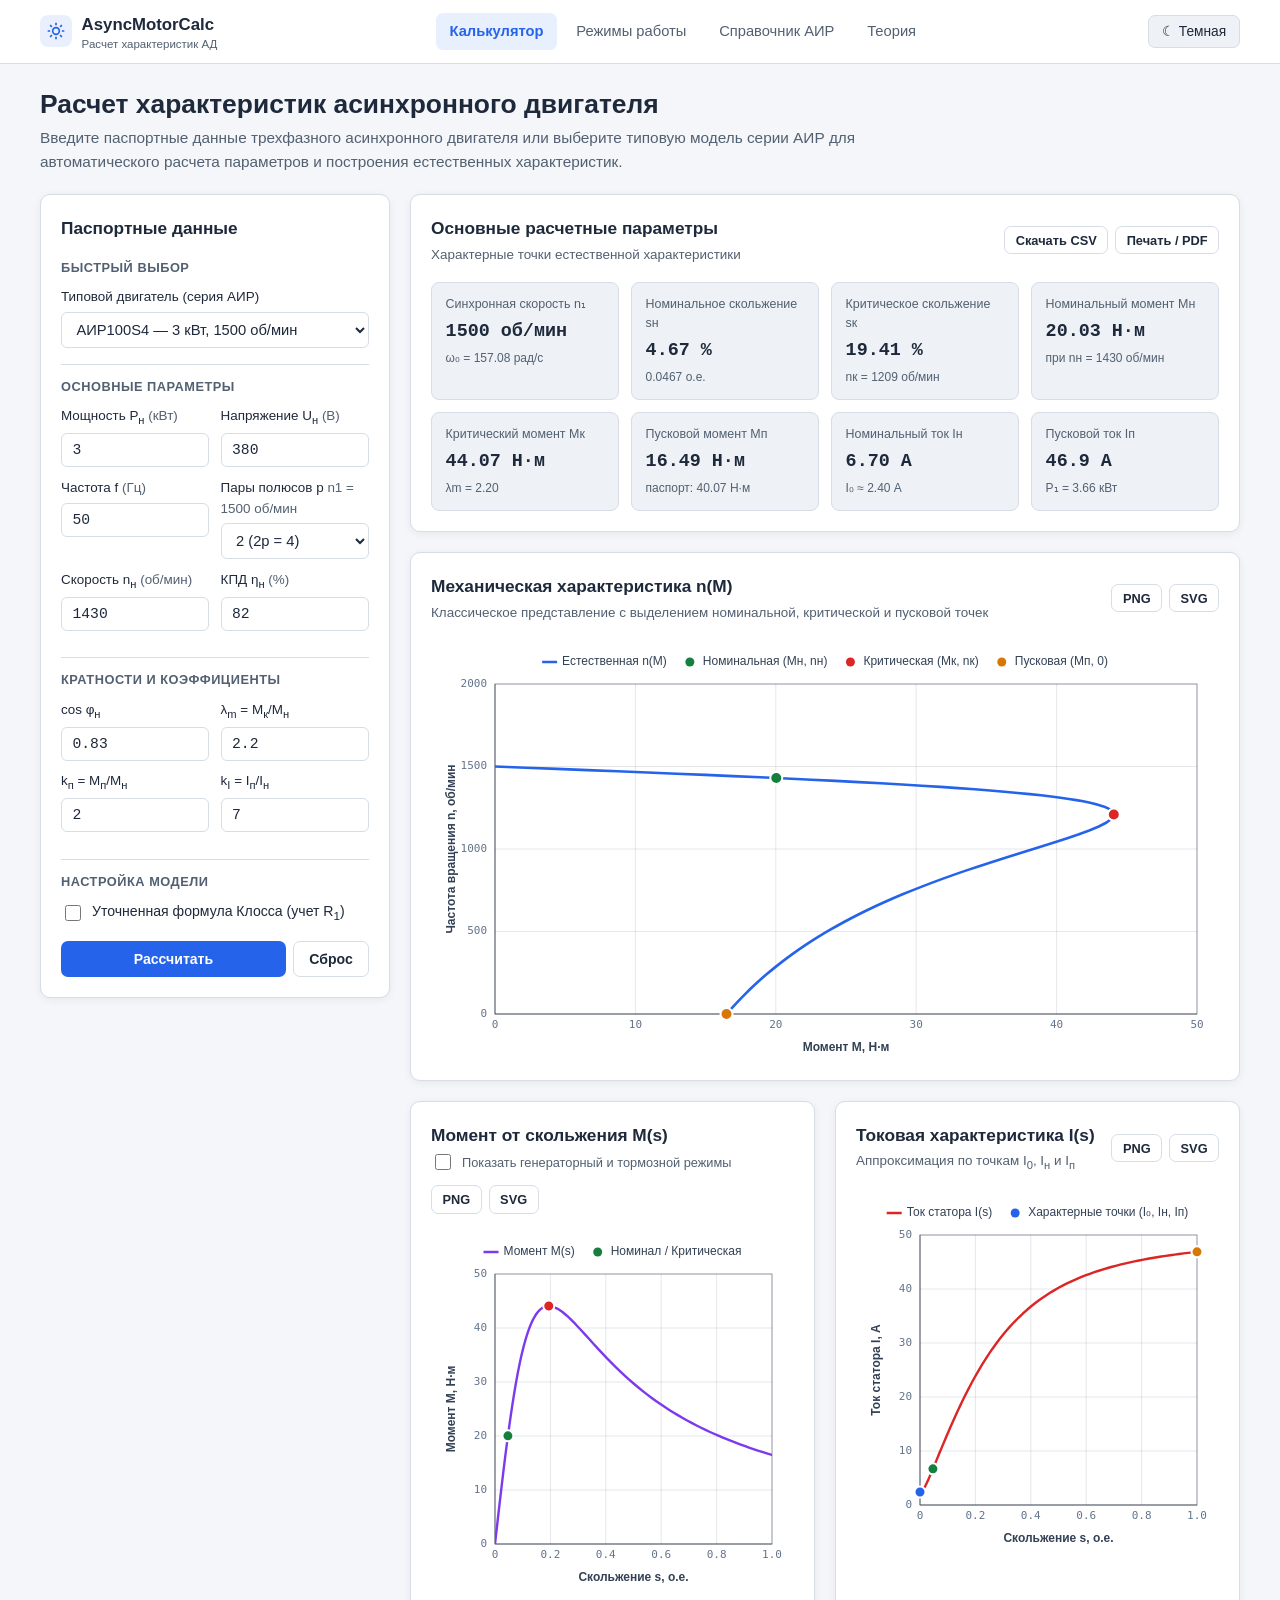
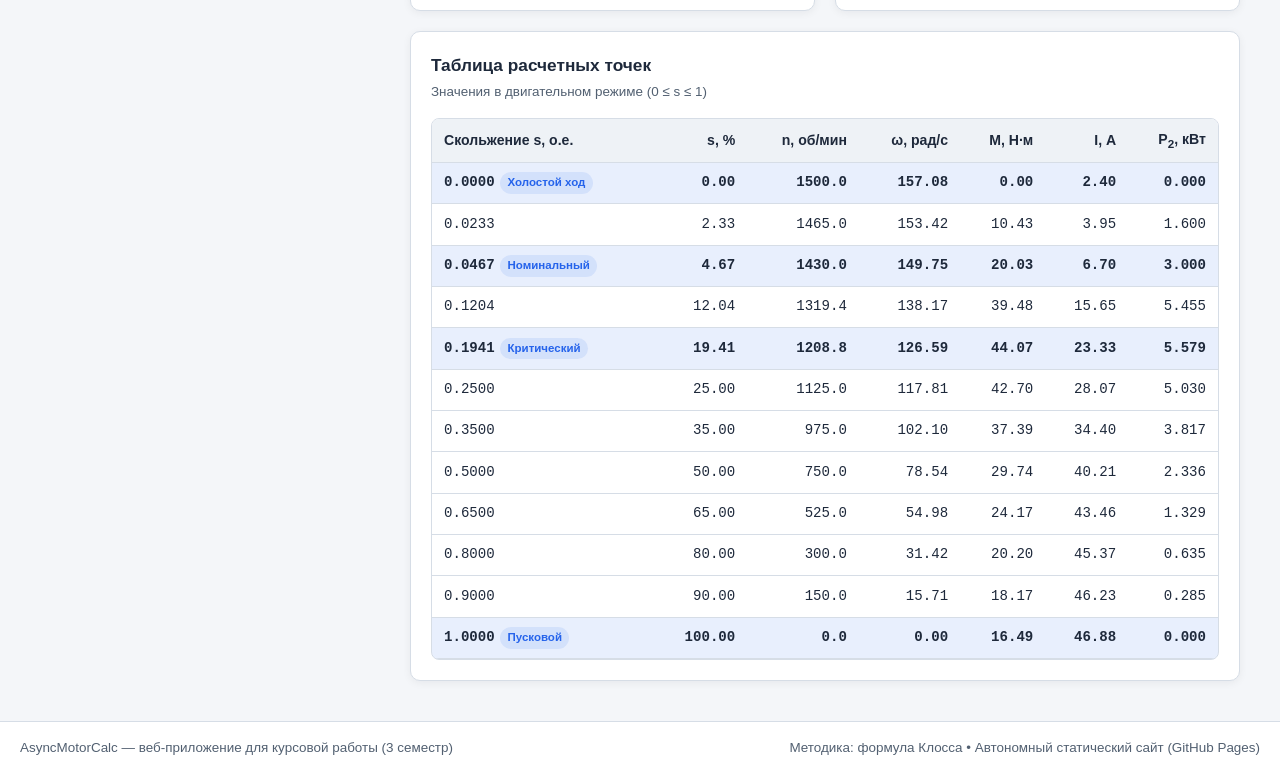
<file: index.html>
<!DOCTYPE html>
<html lang="ru">
<head>
  <meta charset="UTF-8">
  <meta name="viewport" content="width=device-width, initial-scale=1.0">
  <title>Калькулятор характеристик АД — AsyncMotorCalc</title>
  <link rel="stylesheet" href="css/style.css">
  <script src="js/theme.js"></script>
</head>
<body>
  <header class="site-header">
    <div class="header-inner">
      <a class="brand" href="index.html">
        <span class="brand-icon" aria-hidden="true">
          <svg width="20" height="20" viewBox="0 0 24 24" fill="none" stroke="currentColor" stroke-width="2">
            <circle cx="12" cy="12" r="4"></circle>
            <path d="M12 2v3M12 19v3M4.93 4.93l2.12 2.12M16.95 16.95l2.12 2.12M2 12h3M19 12h3M4.93 19.07l2.12-2.12M16.95 7.05l2.12-2.12"></path>
          </svg>
        </span>
        <span>
          AsyncMotorCalc
          <span class="brand-sub">Расчет характеристик АД</span>
        </span>
      </a>
      <nav class="main-nav" aria-label="Основная навигация">
        <a class="nav-link active" href="index.html">Калькулятор</a>
        <a class="nav-link" href="modes.html">Режимы работы</a>
        <a class="nav-link" href="catalog.html">Справочник АИР</a>
        <a class="nav-link" href="theory.html">Теория</a>
      </nav>
      <button id="themeToggle" class="theme-toggle" type="button">&#9790; Темная</button>
    </div>
  </header>

  <main class="container">
    <section class="page-intro">
      <h1>Расчет характеристик асинхронного двигателя</h1>
      <p>Введите паспортные данные трехфазного асинхронного двигателя или выберите типовую модель серии АИР для автоматического расчета параметров и построения естественных характеристик.</p>
    </section>

    <div class="calc-layout">
      <aside class="card">
        <div class="card-header">
          <h2 class="card-title">Паспортные данные</h2>
        </div>

        <form id="motorForm" novalidate>
          <div class="form-section-title">Быстрый выбор</div>
          <div class="form-group">
            <label for="presetSelect">Типовой двигатель (серия АИР)</label>
            <select id="presetSelect">
              <option value="">— Пользовательские данные —</option>
            </select>
          </div>

          <div class="form-section-title">Основные параметры</div>
          <div class="form-grid-2">
            <div class="form-group">
              <label for="pNom">Мощность P<sub>н</sub> <span class="unit">(кВт)</span></label>
              <input id="pNom" type="number" step="0.01" min="0.01" required>
            </div>
            <div class="form-group">
              <label for="uNom">Напряжение U<sub>н</sub> <span class="unit">(В)</span></label>
              <input id="uNom" type="number" step="1" min="36" required>
            </div>
          </div>

          <div class="form-grid-2">
            <div class="form-group">
              <label for="freq">Частота f <span class="unit">(Гц)</span></label>
              <input id="freq" type="number" step="1" min="10" max="400" required>
            </div>
            <div class="form-group">
              <label for="poles">Пары полюсов p <span class="unit" id="syncSpeedHint"></span></label>
              <select id="poles">
                <option value="1">1 (2p = 2)</option>
                <option value="2" selected>2 (2p = 4)</option>
                <option value="3">3 (2p = 6)</option>
                <option value="4">4 (2p = 8)</option>
              </select>
            </div>
          </div>

          <div class="form-grid-2">
            <div class="form-group">
              <label for="nNom">Скорость n<sub>н</sub> <span class="unit">(об/мин)</span></label>
              <input id="nNom" type="number" step="1" min="1" required>
            </div>
            <div class="form-group">
              <label for="eta">КПД &eta;<sub>н</sub> <span class="unit">(%)</span></label>
              <input id="eta" type="number" step="0.1" min="10" max="99.5" required>
            </div>
          </div>

          <div class="form-section-title">Кратности и коэффициенты</div>
          <div class="form-grid-2">
            <div class="form-group">
              <label for="cosPhi">cos &phi;<sub>н</sub></label>
              <input id="cosPhi" type="number" step="0.01" min="0.1" max="1" required>
            </div>
            <div class="form-group">
              <label for="lambdaM">&lambda;<sub>m</sub> = M<sub>к</sub>/M<sub>н</sub></label>
              <input id="lambdaM" type="number" step="0.1" min="1.1" required>
            </div>
          </div>

          <div class="form-grid-2">
            <div class="form-group">
              <label for="kP">k<sub>п</sub> = M<sub>п</sub>/M<sub>н</sub></label>
              <input id="kP" type="number" step="0.1" min="0.1" required>
            </div>
            <div class="form-group">
              <label for="kI">k<sub>I</sub> = I<sub>п</sub>/I<sub>н</sub></label>
              <input id="kI" type="number" step="0.1" min="1.2" required>
            </div>
          </div>

          <div class="form-section-title">Настройка модели</div>
          <label class="checkbox-row">
            <input id="refinedToggle" type="checkbox">
            <span>Уточненная формула Клосса (учет R<sub>1</sub>)</span>
          </label>

          <div id="coeffAGroup" class="form-group hidden">
            <label for="coeffA">Коэффициент a = R<sub>1</sub> / R<sub>2</sub>'</label>
            <input id="coeffA" type="number" step="0.05" min="0" max="2" value="0.2">
          </div>

          <div class="btn-row no-print" style="margin-top: 1rem;">
            <button type="submit" class="btn btn-primary" style="flex:1;">Рассчитать</button>
            <button id="resetBtn" type="button" class="btn btn-outline">Сброс</button>
          </div>
        </form>
      </aside>

      <div class="results-column">
        <div id="errorBox" class="alert alert-error hidden"></div>

        <section class="card">
          <div class="card-header">
            <div>
              <h2 class="card-title">Основные расчетные параметры</h2>
              <p class="card-subtitle">Характерные точки естественной характеристики</p>
            </div>
            <div class="btn-row no-print">
              <button id="exportCsvBtn" type="button" class="btn btn-outline btn-sm">Скачать CSV</button>
              <button id="printBtn" type="button" class="btn btn-outline btn-sm">Печать / PDF</button>
            </div>
          </div>
          <div id="metricsGrid" class="metrics-grid"></div>
        </section>

        <section class="charts-grid">
          <div class="card chart-card-wide">
            <div class="card-header">
              <div>
                <h2 class="card-title">Механическая характеристика n(M)</h2>
                <p class="card-subtitle">Классическое представление с выделением номинальной, критической и пусковой точек</p>
              </div>
              <div class="btn-row no-print">
                <button id="dlMechPngBtn" type="button" class="btn btn-outline btn-sm">PNG</button>
                <button id="dlMechSvgBtn" type="button" class="btn btn-outline btn-sm">SVG</button>
              </div>
            </div>
            <div class="chart-box chart-box-tall">
              <canvas id="mechChart"></canvas>
            </div>
          </div>

          <div class="card">
            <div class="card-header">
              <div>
                <h2 class="card-title">Момент от скольжения M(s)</h2>
                <label class="checkbox-row no-print" style="margin:0.2rem 0 0;font-size:0.8rem;color:var(--text-muted);">
                  <input id="extendedSlipToggle" type="checkbox">
                  <span>Показать генераторный и тормозной режимы</span>
                </label>
              </div>
              <div class="btn-row no-print">
                <button id="dlTorquePngBtn" type="button" class="btn btn-outline btn-sm">PNG</button>
                <button id="dlTorqueSvgBtn" type="button" class="btn btn-outline btn-sm">SVG</button>
              </div>
            </div>
            <div class="chart-box">
              <canvas id="torqueChart"></canvas>
            </div>
          </div>

          <div class="card">
            <div class="card-header">
              <div>
                <h2 class="card-title">Токовая характеристика I(s)</h2>
                <p class="card-subtitle">Аппроксимация по точкам I<sub>0</sub>, I<sub>н</sub> и I<sub>п</sub></p>
              </div>
              <div class="btn-row no-print">
                <button id="dlCurrentPngBtn" type="button" class="btn btn-outline btn-sm">PNG</button>
                <button id="dlCurrentSvgBtn" type="button" class="btn btn-outline btn-sm">SVG</button>
              </div>
            </div>
            <div class="chart-box">
              <canvas id="currentChart"></canvas>
            </div>
          </div>
        </section>

        <section class="card">
          <div class="card-header">
            <div>
              <h2 class="card-title">Таблица расчетных точек</h2>
              <p class="card-subtitle">Значения в двигательном режиме (0 &le; s &le; 1)</p>
            </div>
          </div>
          <div class="table-wrap">
            <table>
              <thead>
                <tr>
                  <th>Скольжение s, о.е.</th>
                  <th>s, %</th>
                  <th>n, об/мин</th>
                  <th>&omega;, рад/с</th>
                  <th>M, Н·м</th>
                  <th>I, А</th>
                  <th>P<sub>2</sub>, кВт</th>
                </tr>
              </thead>
              <tbody id="resultsTableBody"></tbody>
            </table>
          </div>
        </section>
      </div>
    </div>
  </main>

  <footer class="site-footer">
    <div class="footer-inner">
      <span>AsyncMotorCalc — веб-приложение для курсовой работы (3 семестр)</span>
      <span>Методика: формула Клосса • Автономный статический сайт (GitHub Pages)</span>
    </div>
  </footer>

  <script src="js/motors-data.js"></script>
  <script src="js/calculator.js"></script>
  <script src="js/charts.js"></script>
  <script src="js/index-page.js"></script>
</body>
</html>
</file>
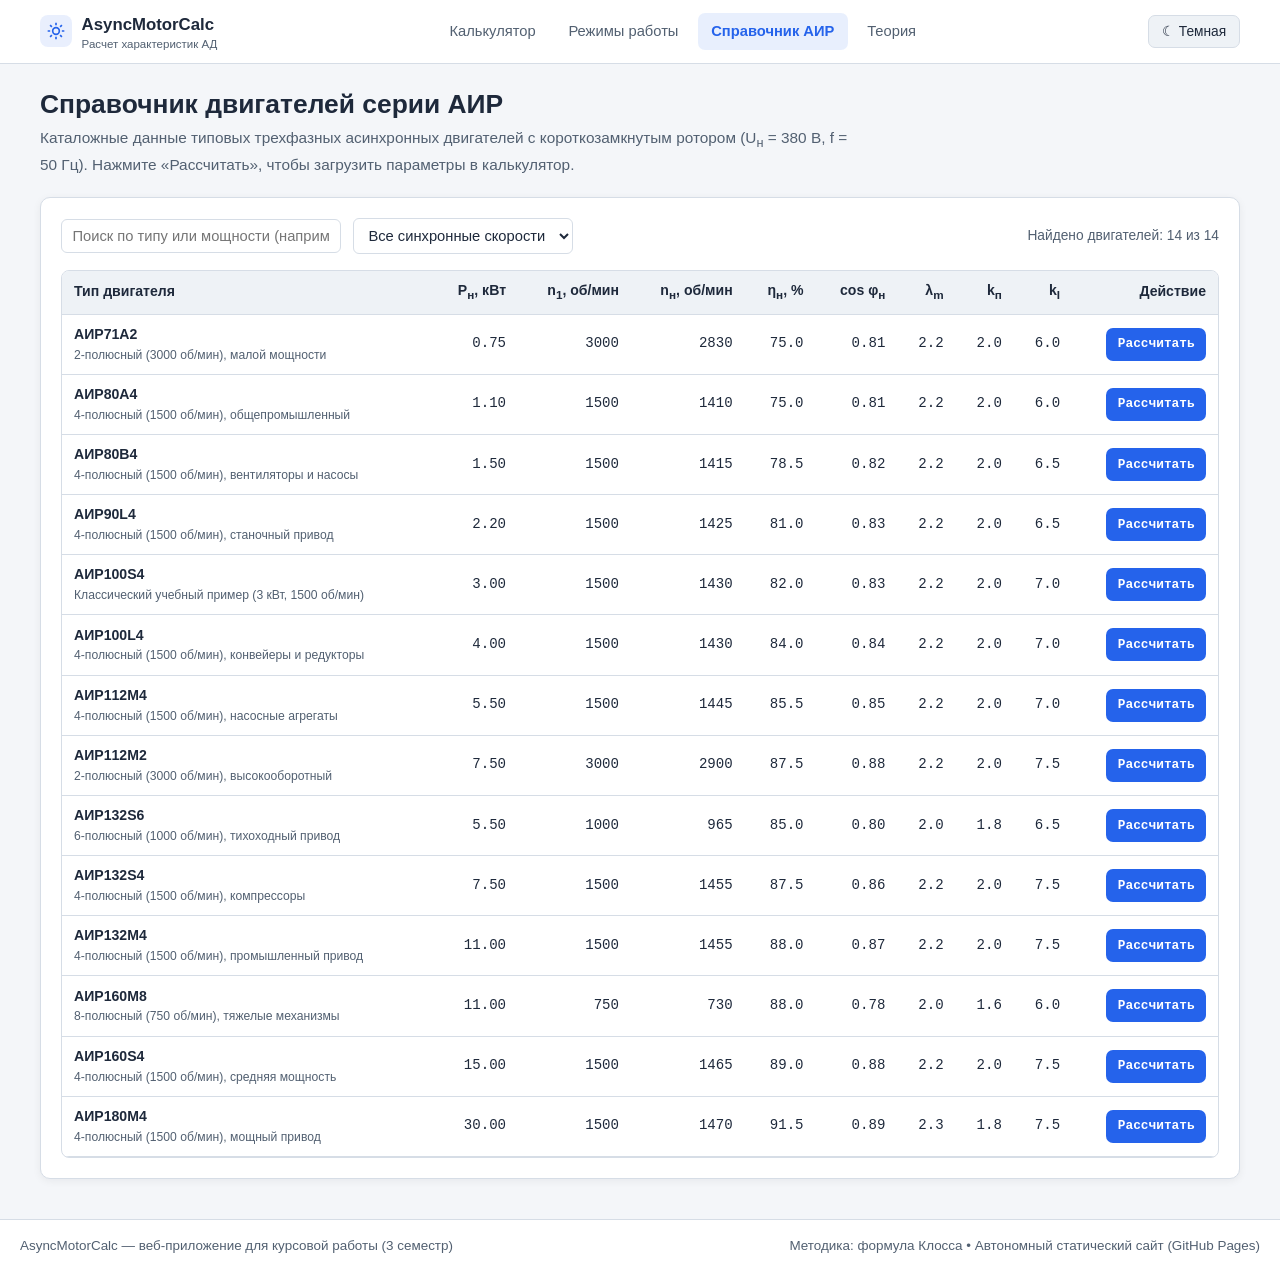
<file: catalog.html>
<!DOCTYPE html>
<html lang="ru">
<head>
  <meta charset="UTF-8">
  <meta name="viewport" content="width=device-width, initial-scale=1.0">
  <title>Справочник двигателей АИР — AsyncMotorCalc</title>
  <link rel="stylesheet" href="css/style.css">
  <script src="js/theme.js"></script>
</head>
<body>
  <header class="site-header">
    <div class="header-inner">
      <a class="brand" href="index.html">
        <span class="brand-icon" aria-hidden="true">
          <svg width="20" height="20" viewBox="0 0 24 24" fill="none" stroke="currentColor" stroke-width="2">
            <circle cx="12" cy="12" r="4"></circle>
            <path d="M12 2v3M12 19v3M4.93 4.93l2.12 2.12M16.95 16.95l2.12 2.12M2 12h3M19 12h3M4.93 19.07l2.12-2.12M16.95 7.05l2.12-2.12"></path>
          </svg>
        </span>
        <span>
          AsyncMotorCalc
          <span class="brand-sub">Расчет характеристик АД</span>
        </span>
      </a>
      <nav class="main-nav" aria-label="Основная навигация">
        <a class="nav-link" href="index.html">Калькулятор</a>
        <a class="nav-link" href="modes.html">Режимы работы</a>
        <a class="nav-link active" href="catalog.html">Справочник АИР</a>
        <a class="nav-link" href="theory.html">Теория</a>
      </nav>
      <button id="themeToggle" class="theme-toggle" type="button">&#9790; Темная</button>
    </div>
  </header>

  <main class="container">
    <section class="page-intro">
      <h1>Справочник двигателей серии АИР</h1>
      <p>Каталожные данные типовых трехфазных асинхронных двигателей с короткозамкнутым ротором (U<sub>н</sub> = 380 В, f = 50 Гц). Нажмите «Рассчитать», чтобы загрузить параметры в калькулятор.</p>
    </section>

    <section class="card">
      <div class="filter-bar">
        <input id="searchInput" type="text" placeholder="Поиск по типу или мощности (например, 100S4)...">
        <select id="speedFilter">
          <option value="all">Все синхронные скорости</option>
          <option value="3000">3000 об/мин (2p = 2)</option>
          <option value="1500">1500 об/мин (2p = 4)</option>
          <option value="1000">1000 об/мин (2p = 6)</option>
          <option value="750">750 об/мин (2p = 8)</option>
        </select>
        <span id="catalogCount" class="filter-count"></span>
      </div>

      <div class="table-wrap">
        <table class="catalog-table">
          <thead>
            <tr>
              <th>Тип двигателя</th>
              <th>P<sub>н</sub>, кВт</th>
              <th>n<sub>1</sub>, об/мин</th>
              <th>n<sub>н</sub>, об/мин</th>
              <th>&eta;<sub>н</sub>, %</th>
              <th>cos &phi;<sub>н</sub></th>
              <th>&lambda;<sub>m</sub></th>
              <th>k<sub>п</sub></th>
              <th>k<sub>I</sub></th>
              <th>Действие</th>
            </tr>
          </thead>
          <tbody id="catalogBody"></tbody>
        </table>
      </div>
    </section>
  </main>

  <footer class="site-footer">
    <div class="footer-inner">
      <span>AsyncMotorCalc — веб-приложение для курсовой работы (3 семестр)</span>
      <span>Методика: формула Клосса • Автономный статический сайт (GitHub Pages)</span>
    </div>
  </footer>

  <script src="js/motors-data.js"></script>
  <script src="js/catalog-page.js"></script>
</body>
</html>
</file>
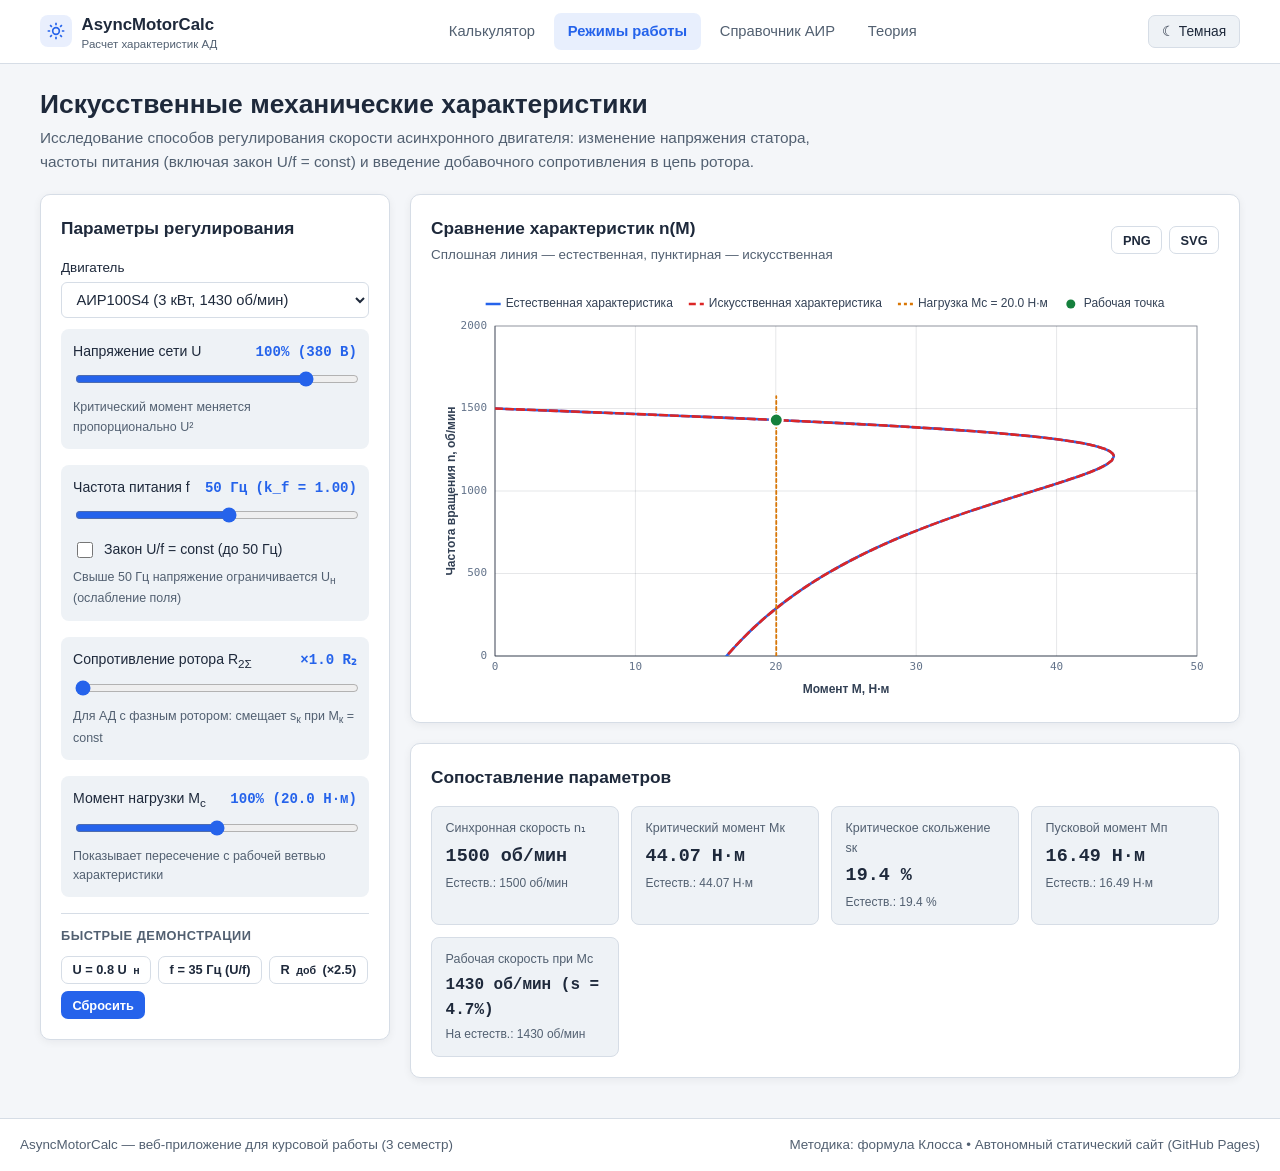
<file: modes.html>
<!DOCTYPE html>
<html lang="ru">
<head>
  <meta charset="UTF-8">
  <meta name="viewport" content="width=device-width, initial-scale=1.0">
  <title>Искусственные характеристики — AsyncMotorCalc</title>
  <link rel="stylesheet" href="css/style.css">
  <script src="js/theme.js"></script>
</head>
<body>
  <header class="site-header">
    <div class="header-inner">
      <a class="brand" href="index.html">
        <span class="brand-icon" aria-hidden="true">
          <svg width="20" height="20" viewBox="0 0 24 24" fill="none" stroke="currentColor" stroke-width="2">
            <circle cx="12" cy="12" r="4"></circle>
            <path d="M12 2v3M12 19v3M4.93 4.93l2.12 2.12M16.95 16.95l2.12 2.12M2 12h3M19 12h3M4.93 19.07l2.12-2.12M16.95 7.05l2.12-2.12"></path>
          </svg>
        </span>
        <span>
          AsyncMotorCalc
          <span class="brand-sub">Расчет характеристик АД</span>
        </span>
      </a>
      <nav class="main-nav" aria-label="Основная навигация">
        <a class="nav-link" href="index.html">Калькулятор</a>
        <a class="nav-link active" href="modes.html">Режимы работы</a>
        <a class="nav-link" href="catalog.html">Справочник АИР</a>
        <a class="nav-link" href="theory.html">Теория</a>
      </nav>
      <button id="themeToggle" class="theme-toggle" type="button">&#9790; Темная</button>
    </div>
  </header>

  <main class="container">
    <section class="page-intro">
      <h1>Искусственные механические характеристики</h1>
      <p>Исследование способов регулирования скорости асинхронного двигателя: изменение напряжения статора, частоты питания (включая закон U/f = const) и введение добавочного сопротивления в цепь ротора.</p>
    </section>

    <div class="calc-layout">
      <aside class="card">
        <div class="card-header">
          <h2 class="card-title">Параметры регулирования</h2>
        </div>

        <div class="form-group">
          <label for="modesMotorSelect">Двигатель</label>
          <select id="modesMotorSelect"></select>
        </div>

        <div class="slider-group">
          <div class="slider-header">
            <span>Напряжение сети U</span>
            <span id="voltVal" class="slider-value">100%</span>
          </div>
          <input id="voltSlider" type="range" min="50" max="110" step="1" value="100">
          <div class="slider-hint">Критический момент меняется пропорционально U&sup2;</div>
        </div>

        <div class="slider-group">
          <div class="slider-header">
            <span>Частота питания f</span>
            <span id="freqVal" class="slider-value">50 Гц</span>
          </div>
          <input id="freqSlider" type="range" min="20" max="75" step="1" value="50">
          <label class="checkbox-row" style="margin-top:0.5rem;">
            <input id="ufConstToggle" type="checkbox">
            <span>Закон U/f = const (до 50 Гц)</span>
          </label>
          <div class="slider-hint">Свыше 50 Гц напряжение ограничивается U<sub>н</sub> (ослабление поля)</div>
        </div>

        <div class="slider-group">
          <div class="slider-header">
            <span>Сопротивление ротора R<sub>2&Sigma;</sub></span>
            <span id="resVal" class="slider-value">&times;1.0 R₂</span>
          </div>
          <input id="resSlider" type="range" min="1.0" max="5.0" step="0.1" value="1.0">
          <div class="slider-hint">Для АД с фазным ротором: смещает s<sub>к</sub> при M<sub>к</sub> = const</div>
        </div>

        <div class="slider-group">
          <div class="slider-header">
            <span>Момент нагрузки M<sub>с</sub></span>
            <span id="loadVal" class="slider-value">100%</span>
          </div>
          <input id="loadSlider" type="range" min="20" max="180" step="5" value="100">
          <div class="slider-hint">Показывает пересечение с рабочей ветвью характеристики</div>
        </div>

        <div class="form-section-title">Быстрые демонстрации</div>
        <div class="btn-row">
          <button id="demoVoltageBtn" type="button" class="btn btn-outline btn-sm">U = 0.8 U<sub>н</sub></button>
          <button id="demoFreqBtn" type="button" class="btn btn-outline btn-sm">f = 35 Гц (U/f)</button>
          <button id="demoRotorBtn" type="button" class="btn btn-outline btn-sm">R<sub>доб</sub> (&times;2.5)</button>
          <button id="resetModesBtn" type="button" class="btn btn-primary btn-sm">Сбросить</button>
        </div>
      </aside>

      <div class="results-column">
        <section class="card">
          <div class="card-header">
            <div>
              <h2 class="card-title">Сравнение характеристик n(M)</h2>
              <p class="card-subtitle">Сплошная линия — естественная, пунктирная — искусственная</p>
            </div>
            <div class="btn-row no-print">
              <button id="dlComparePngBtn" type="button" class="btn btn-outline btn-sm">PNG</button>
              <button id="dlCompareSvgBtn" type="button" class="btn btn-outline btn-sm">SVG</button>
            </div>
          </div>
          <div class="chart-box chart-box-tall">
            <canvas id="compareChart"></canvas>
          </div>
        </section>

        <section class="card">
          <div class="card-header">
            <h2 class="card-title">Сопоставление параметров</h2>
          </div>
          <div id="compareMetrics" class="metrics-grid"></div>
        </section>
      </div>
    </div>
  </main>

  <footer class="site-footer">
    <div class="footer-inner">
      <span>AsyncMotorCalc — веб-приложение для курсовой работы (3 семестр)</span>
      <span>Методика: формула Клосса • Автономный статический сайт (GitHub Pages)</span>
    </div>
  </footer>

  <script src="js/motors-data.js"></script>
  <script src="js/calculator.js"></script>
  <script src="js/charts.js"></script>
  <script src="js/modes-page.js"></script>
</body>
</html>
</file>
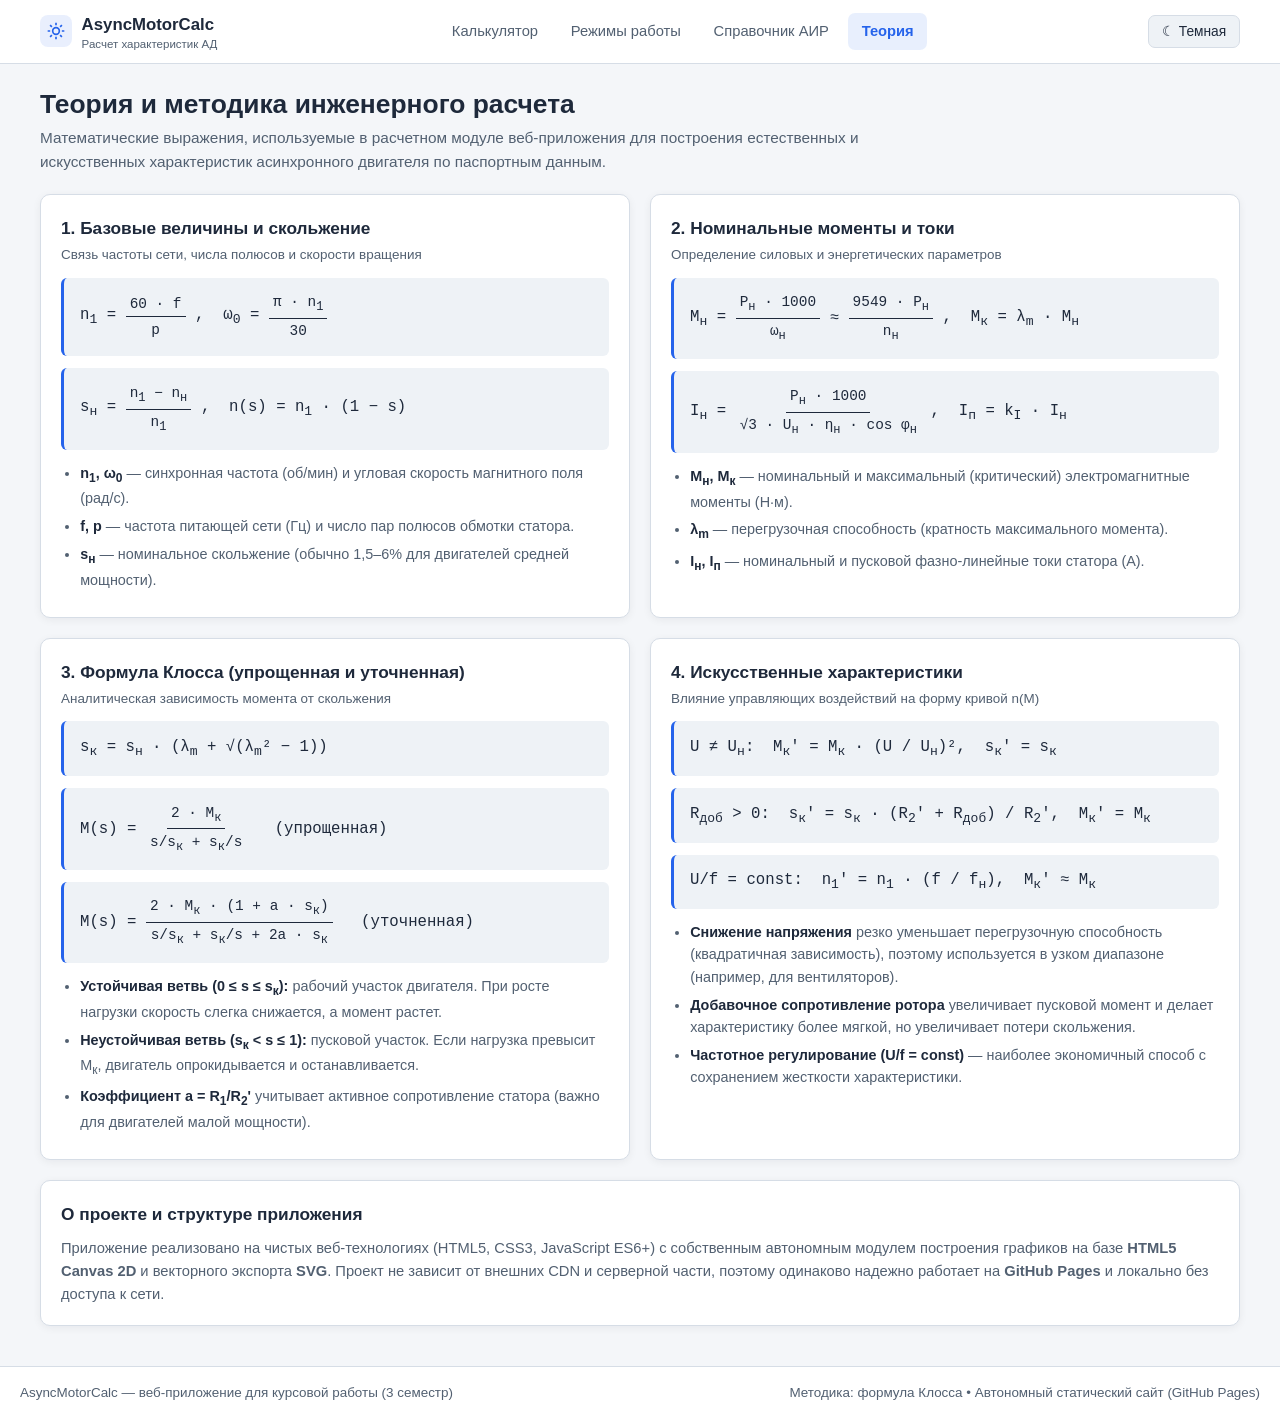
<file: theory.html>
<!DOCTYPE html>
<html lang="ru">
<head>
  <meta charset="UTF-8">
  <meta name="viewport" content="width=device-width, initial-scale=1.0">
  <title>Теория и методика расчета — AsyncMotorCalc</title>
  <link rel="stylesheet" href="css/style.css">
  <script src="js/theme.js"></script>
</head>
<body>
  <header class="site-header">
    <div class="header-inner">
      <a class="brand" href="index.html">
        <span class="brand-icon" aria-hidden="true">
          <svg width="20" height="20" viewBox="0 0 24 24" fill="none" stroke="currentColor" stroke-width="2">
            <circle cx="12" cy="12" r="4"></circle>
            <path d="M12 2v3M12 19v3M4.93 4.93l2.12 2.12M16.95 16.95l2.12 2.12M2 12h3M19 12h3M4.93 19.07l2.12-2.12M16.95 7.05l2.12-2.12"></path>
          </svg>
        </span>
        <span>
          AsyncMotorCalc
          <span class="brand-sub">Расчет характеристик АД</span>
        </span>
      </a>
      <nav class="main-nav" aria-label="Основная навигация">
        <a class="nav-link" href="index.html">Калькулятор</a>
        <a class="nav-link" href="modes.html">Режимы работы</a>
        <a class="nav-link" href="catalog.html">Справочник АИР</a>
        <a class="nav-link active" href="theory.html">Теория</a>
      </nav>
      <button id="themeToggle" class="theme-toggle" type="button">&#9790; Темная</button>
    </div>
  </header>

  <main class="container">
    <section class="page-intro">
      <h1>Теория и методика инженерного расчета</h1>
      <p>Математические выражения, используемые в расчетном модуле веб-приложения для построения естественных и искусственных характеристик асинхронного двигателя по паспортным данным.</p>
    </section>

    <div class="theory-grid">
      <article class="card">
        <h2 class="card-title">1. Базовые величины и скольжение</h2>
        <p class="card-subtitle">Связь частоты сети, числа полюсов и скорости вращения</p>

        <div class="formula-box">
          <span>n<sub>1</sub> =</span>
          <span class="frac"><span class="num">60 &middot; f</span><span class="den">p</span></span>
          <span>,&nbsp;&nbsp;&omega;<sub>0</sub> =</span>
          <span class="frac"><span class="num">&pi; &middot; n<sub>1</sub></span><span class="den">30</span></span>
        </div>

        <div class="formula-box">
          <span>s<sub>н</sub> =</span>
          <span class="frac"><span class="num">n<sub>1</sub> &minus; n<sub>н</sub></span><span class="den">n<sub>1</sub></span></span>
          <span>,&nbsp;&nbsp;n(s) = n<sub>1</sub> &middot; (1 &minus; s)</span>
        </div>

        <ul class="legend-list">
          <li><strong>n<sub>1</sub>, &omega;<sub>0</sub></strong> — синхронная частота (об/мин) и угловая скорость магнитного поля (рад/с).</li>
          <li><strong>f, p</strong> — частота питающей сети (Гц) и число пар полюсов обмотки статора.</li>
          <li><strong>s<sub>н</sub></strong> — номинальное скольжение (обычно 1,5–6% для двигателей средней мощности).</li>
        </ul>
      </article>

      <article class="card">
        <h2 class="card-title">2. Номинальные моменты и токи</h2>
        <p class="card-subtitle">Определение силовых и энергетических параметров</p>

        <div class="formula-box">
          <span>M<sub>н</sub> =</span>
          <span class="frac"><span class="num">P<sub>н</sub> &middot; 1000</span><span class="den">&omega;<sub>н</sub></span></span>
          <span>&approx;</span>
          <span class="frac"><span class="num">9549 &middot; P<sub>н</sub></span><span class="den">n<sub>н</sub></span></span>
          <span>,&nbsp;&nbsp;M<sub>к</sub> = &lambda;<sub>m</sub> &middot; M<sub>н</sub></span>
        </div>

        <div class="formula-box">
          <span>I<sub>н</sub> =</span>
          <span class="frac"><span class="num">P<sub>н</sub> &middot; 1000</span><span class="den">&radic;3 &middot; U<sub>н</sub> &middot; &eta;<sub>н</sub> &middot; cos &phi;<sub>н</sub></span></span>
          <span>,&nbsp;&nbsp;I<sub>п</sub> = k<sub>I</sub> &middot; I<sub>н</sub></span>
        </div>

        <ul class="legend-list">
          <li><strong>M<sub>н</sub>, M<sub>к</sub></strong> — номинальный и максимальный (критический) электромагнитные моменты (Н·м).</li>
          <li><strong>&lambda;<sub>m</sub></strong> — перегрузочная способность (кратность максимального момента).</li>
          <li><strong>I<sub>н</sub>, I<sub>п</sub></strong> — номинальный и пусковой фазно-линейные токи статора (А).</li>
        </ul>
      </article>

      <article class="card">
        <h2 class="card-title">3. Формула Клосса (упрощенная и уточненная)</h2>
        <p class="card-subtitle">Аналитическая зависимость момента от скольжения</p>

        <div class="formula-box">
          <span>s<sub>к</sub> = s<sub>н</sub> &middot; (&lambda;<sub>m</sub> + &radic;(&lambda;<sub>m</sub>&sup2; &minus; 1))</span>
        </div>

        <div class="formula-box">
          <span>M(s) =</span>
          <span class="frac"><span class="num">2 &middot; M<sub>к</sub></span><span class="den">s/s<sub>к</sub> + s<sub>к</sub>/s</span></span>
          <span>&nbsp;&nbsp;(упрощенная)</span>
        </div>

        <div class="formula-box">
          <span>M(s) =</span>
          <span class="frac"><span class="num">2 &middot; M<sub>к</sub> &middot; (1 + a &middot; s<sub>к</sub>)</span><span class="den">s/s<sub>к</sub> + s<sub>к</sub>/s + 2a &middot; s<sub>к</sub></span></span>
          <span>&nbsp;&nbsp;(уточненная)</span>
        </div>

        <ul class="legend-list">
          <li><strong>Устойчивая ветвь (0 &le; s &le; s<sub>к</sub>):</strong> рабочий участок двигателя. При росте нагрузки скорость слегка снижается, а момент растет.</li>
          <li><strong>Неустойчивая ветвь (s<sub>к</sub> &lt; s &le; 1):</strong> пусковой участок. Если нагрузка превысит M<sub>к</sub>, двигатель опрокидывается и останавливается.</li>
          <li><strong>Коэффициент a = R<sub>1</sub>/R<sub>2</sub>'</strong> учитывает активное сопротивление статора (важно для двигателей малой мощности).</li>
        </ul>
      </article>

      <article class="card">
        <h2 class="card-title">4. Искусственные характеристики</h2>
        <p class="card-subtitle">Влияние управляющих воздействий на форму кривой n(M)</p>

        <div class="formula-box">
          <span>U &ne; U<sub>н</sub>:&nbsp;&nbsp;M<sub>к</sub>' = M<sub>к</sub> &middot; (U / U<sub>н</sub>)&sup2;,&nbsp;&nbsp;s<sub>к</sub>' = s<sub>к</sub></span>
        </div>

        <div class="formula-box">
          <span>R<sub>доб</sub> &gt; 0:&nbsp;&nbsp;s<sub>к</sub>' = s<sub>к</sub> &middot; (R<sub>2</sub>' + R<sub>доб</sub>) / R<sub>2</sub>',&nbsp;&nbsp;M<sub>к</sub>' = M<sub>к</sub></span>
        </div>

        <div class="formula-box">
          <span>U/f = const:&nbsp;&nbsp;n<sub>1</sub>' = n<sub>1</sub> &middot; (f / f<sub>н</sub>),&nbsp;&nbsp;M<sub>к</sub>' &approx; M<sub>к</sub></span>
        </div>

        <ul class="legend-list">
          <li><strong>Снижение напряжения</strong> резко уменьшает перегрузочную способность (квадратичная зависимость), поэтому используется в узком диапазоне (например, для вентиляторов).</li>
          <li><strong>Добавочное сопротивление ротора</strong> увеличивает пусковой момент и делает характеристику более мягкой, но увеличивает потери скольжения.</li>
          <li><strong>Частотное регулирование (U/f = const)</strong> — наиболее экономичный способ с сохранением жесткости характеристики.</li>
        </ul>
      </article>
    </div>

    <section class="card" style="margin-top: 1.25rem;">
      <h2 class="card-title">О проекте и структуре приложения</h2>
      <p style="margin: 0.6rem 0 0; color: var(--text-muted); font-size: 0.92rem;">
        Приложение реализовано на чистых веб-технологиях (HTML5, CSS3, JavaScript ES6+) с собственным автономным модулем построения графиков на базе <strong>HTML5 Canvas 2D</strong> и векторного экспорта <strong>SVG</strong>. Проект не зависит от внешних CDN и серверной части, поэтому одинаково надежно работает на <strong>GitHub Pages</strong> и локально без доступа к сети.
      </p>
    </section>
  </main>

  <footer class="site-footer">
    <div class="footer-inner">
      <span>AsyncMotorCalc — веб-приложение для курсовой работы (3 семестр)</span>
      <span>Методика: формула Клосса • Автономный статический сайт (GitHub Pages)</span>
    </div>
  </footer>
</body>
</html>
</file>
<file: css/style.css>
/* =========================================================
   AsyncMotorCalc — Общие стили (светлая и темная темы)
   ========================================================= */

:root {
  --bg-page: #f4f6f9;
  --bg-card: #ffffff;
  --bg-subtle: #eef2f6;
  --bg-input: #ffffff;
  --text-main: #1e293b;
  --text-muted: #526071;
  --border-color: #d6dde6;
  --accent: #2563eb;
  --accent-hover: #1d4ed8;
  --accent-soft: rgba(37, 99, 235, 0.1);
  --secondary: #4f46e5;
  --success: #15803d;
  --warning: #b45309;
  --danger: #dc2626;
  --danger-bg: #fef2f2;
  --shadow: 0 2px 8px rgba(15, 23, 42, 0.06);
  --radius: 10px;
  --font-sans: -apple-system, BlinkMacSystemFont, "Segoe UI", Roboto, Arial, sans-serif;
  --font-mono: "Consolas", "SFMono-Regular", "Courier New", monospace;
}

[data-theme="dark"] {
  --bg-page: #0f172a;
  --bg-card: #1e293b;
  --bg-subtle: #263348;
  --bg-input: #0f172a;
  --text-main: #e2e8f0;
  --text-muted: #94a3b8;
  --border-color: #334155;
  --accent: #60a5fa;
  --accent-hover: #3b82f6;
  --accent-soft: rgba(96, 165, 250, 0.14);
  --secondary: #818cf8;
  --success: #4ade80;
  --warning: #fbbf24;
  --danger: #f87171;
  --danger-bg: rgba(248, 113, 113, 0.12);
  --shadow: 0 4px 12px rgba(0, 0, 0, 0.28);
}

*,
*::before,
*::after {
  box-sizing: border-box;
}

html {
  scroll-behavior: smooth;
}

body {
  margin: 0;
  font-family: var(--font-sans);
  background-color: var(--bg-page);
  color: var(--text-main);
  line-height: 1.55;
  min-height: 100vh;
  display: flex;
  flex-direction: column;
  transition: background-color 0.2s ease, color 0.2s ease;
}

a {
  color: var(--accent);
  text-decoration: none;
}

a:hover {
  text-decoration: underline;
}

/* Шапка и навигация */
.site-header {
  background-color: var(--bg-card);
  border-bottom: 1px solid var(--border-color);
  position: sticky;
  top: 0;
  z-index: 50;
}

.header-inner {
  max-width: 1240px;
  margin: 0 auto;
  padding: 0.75rem 1.25rem;
  display: flex;
  align-items: center;
  justify-content: space-between;
  gap: 1rem;
  flex-wrap: wrap;
}

.brand {
  display: flex;
  align-items: center;
  gap: 0.6rem;
  color: var(--text-main);
  font-weight: 700;
  font-size: 1.05rem;
  text-decoration: none;
}

.brand:hover {
  text-decoration: none;
}

.brand-icon {
  width: 32px;
  height: 32px;
  border-radius: 8px;
  background: var(--accent-soft);
  color: var(--accent);
  display: inline-flex;
  align-items: center;
  justify-content: center;
  flex-shrink: 0;
}

.brand-sub {
  display: block;
  font-size: 0.72rem;
  font-weight: 500;
  color: var(--text-muted);
  line-height: 1.1;
}

.main-nav {
  display: flex;
  align-items: center;
  gap: 0.35rem;
  flex-wrap: wrap;
}

.nav-link {
  padding: 0.45rem 0.85rem;
  border-radius: 7px;
  color: var(--text-muted);
  font-size: 0.92rem;
  font-weight: 500;
  transition: background-color 0.15s ease, color 0.15s ease;
}

.nav-link:hover {
  background-color: var(--bg-subtle);
  color: var(--text-main);
  text-decoration: none;
}

.nav-link.active {
  background-color: var(--accent-soft);
  color: var(--accent);
  font-weight: 600;
}

.theme-toggle {
  display: inline-flex;
  align-items: center;
  gap: 0.4rem;
  padding: 0.45rem 0.8rem;
  border: 1px solid var(--border-color);
  border-radius: 7px;
  background-color: var(--bg-subtle);
  color: var(--text-main);
  font-family: inherit;
  font-size: 0.86rem;
  font-weight: 500;
  cursor: pointer;
  transition: border-color 0.15s ease, background-color 0.15s ease;
}

.theme-toggle:hover {
  border-color: var(--accent);
}

/* Основной контейнер */
.container {
  max-width: 1240px;
  width: 100%;
  margin: 0 auto;
  padding: 1.5rem 1.25rem 2.5rem;
  flex: 1;
}

.page-intro {
  margin-bottom: 1.25rem;
}

.page-intro h1 {
  margin: 0 0 0.35rem;
  font-size: 1.65rem;
  line-height: 1.25;
}

.page-intro p {
  margin: 0;
  color: var(--text-muted);
  font-size: 0.96rem;
  max-width: 820px;
}

/* Карточки и сетки */
.card {
  background-color: var(--bg-card);
  border: 1px solid var(--border-color);
  border-radius: var(--radius);
  padding: 1.25rem;
  box-shadow: var(--shadow);
}

.card-header {
  display: flex;
  align-items: center;
  justify-content: space-between;
  gap: 0.75rem;
  margin-bottom: 1rem;
  flex-wrap: wrap;
}

.card-title {
  margin: 0;
  font-size: 1.08rem;
  font-weight: 600;
}

.card-subtitle {
  margin: 0.2rem 0 0;
  font-size: 0.84rem;
  color: var(--text-muted);
}

.calc-layout {
  display: grid;
  grid-template-columns: 350px minmax(0, 1fr);
  gap: 1.25rem;
  align-items: start;
}

.results-column {
  display: flex;
  flex-direction: column;
  gap: 1.25rem;
}

.charts-grid {
  display: grid;
  grid-template-columns: repeat(2, minmax(0, 1fr));
  gap: 1.25rem;
}

.chart-card-wide {
  grid-column: 1 / -1;
}

.chart-box {
  position: relative;
  width: 100%;
  height: 360px;
}

.chart-box-tall {
  height: 420px;
}

.chart-box canvas {
  display: block;
  width: 100%;
  height: 100%;
  cursor: crosshair;
}

/* Формы и элементы управления */
.form-section-title {
  font-size: 0.8rem;
  text-transform: uppercase;
  letter-spacing: 0.04em;
  color: var(--text-muted);
  font-weight: 700;
  margin: 1rem 0 0.6rem;
  padding-top: 0.75rem;
  border-top: 1px solid var(--border-color);
}

.form-section-title:first-child {
  margin-top: 0;
  padding-top: 0;
  border-top: none;
}

.form-grid-2 {
  display: grid;
  grid-template-columns: repeat(2, minmax(0, 1fr));
  gap: 0.7rem;
}

.form-group {
  display: flex;
  flex-direction: column;
  gap: 0.25rem;
  margin-bottom: 0.65rem;
}

.form-group label {
  font-size: 0.84rem;
  font-weight: 500;
  color: var(--text-main);
}

.form-group .unit {
  color: var(--text-muted);
  font-weight: 400;
}

input[type="number"],
input[type="text"],
select {
  width: 100%;
  padding: 0.5rem 0.65rem;
  border: 1px solid var(--border-color);
  border-radius: 6px;
  background-color: var(--bg-input);
  color: var(--text-main);
  font-family: inherit;
  font-size: 0.92rem;
  transition: border-color 0.15s ease;
}

input[type="number"] {
  font-family: var(--font-mono);
}

input:focus,
select:focus {
  outline: none;
  border-color: var(--accent);
}

.checkbox-row {
  display: flex;
  align-items: center;
  gap: 0.5rem;
  font-size: 0.88rem;
  cursor: pointer;
  margin: 0.4rem 0;
}

.checkbox-row input[type="checkbox"] {
  width: 16px;
  height: 16px;
  accent-color: var(--accent);
  cursor: pointer;
}

/* Ползунки на странице режимов */
.slider-group {
  margin-bottom: 1rem;
  padding: 0.75rem;
  border-radius: 8px;
  background-color: var(--bg-subtle);
}

.slider-header {
  display: flex;
  justify-content: space-between;
  align-items: baseline;
  margin-bottom: 0.35rem;
  font-size: 0.88rem;
}

.slider-value {
  font-family: var(--font-mono);
  font-weight: 700;
  color: var(--accent);
}

input[type="range"] {
  width: 100%;
  accent-color: var(--accent);
  cursor: pointer;
}

.slider-hint {
  font-size: 0.78rem;
  color: var(--text-muted);
  margin-top: 0.2rem;
}

/* Кнопки */
.btn-row {
  display: flex;
  gap: 0.45rem;
  flex-wrap: wrap;
}

.btn {
  display: inline-flex;
  align-items: center;
  justify-content: center;
  gap: 0.4rem;
  padding: 0.55rem 0.95rem;
  border-radius: 7px;
  border: 1px solid transparent;
  font-family: inherit;
  font-size: 0.88rem;
  font-weight: 600;
  cursor: pointer;
  transition: background-color 0.15s ease, border-color 0.15s ease, opacity 0.15s ease;
  text-decoration: none;
}

.btn:hover {
  text-decoration: none;
}

.btn-primary {
  background-color: var(--accent);
  color: #ffffff;
}

.btn-primary:hover {
  background-color: var(--accent-hover);
}

.btn-outline {
  background-color: transparent;
  border-color: var(--border-color);
  color: var(--text-main);
}

.btn-outline:hover {
  border-color: var(--accent);
  color: var(--accent);
}

.btn-sm {
  padding: 0.35rem 0.65rem;
  font-size: 0.8rem;
}

/* Ошибки и уведомления */
.alert {
  padding: 0.75rem 0.95rem;
  border-radius: 8px;
  font-size: 0.88rem;
  margin-bottom: 1rem;
  border: 1px solid transparent;
}

.alert-error {
  background-color: var(--danger-bg);
  border-color: var(--danger);
  color: var(--danger);
}

.alert-info {
  background-color: var(--accent-soft);
  border-color: var(--accent);
  color: var(--text-main);
}

.hidden {
  display: none !important;
}

/* Карточки ключевых метрик */
.metrics-grid {
  display: grid;
  grid-template-columns: repeat(auto-fit, minmax(150px, 1fr));
  gap: 0.75rem;
}

.metric-item {
  background-color: var(--bg-subtle);
  border: 1px solid var(--border-color);
  border-radius: 8px;
  padding: 0.75rem 0.85rem;
}

.metric-label {
  font-size: 0.78rem;
  color: var(--text-muted);
  margin-bottom: 0.25rem;
}

.metric-val {
  font-family: var(--font-mono);
  font-size: 1.15rem;
  font-weight: 700;
  color: var(--text-main);
}

.metric-sub {
  font-size: 0.75rem;
  color: var(--text-muted);
  margin-top: 0.15rem;
}

/* Таблицы */
.table-wrap {
  width: 100%;
  overflow-x: auto;
  border: 1px solid var(--border-color);
  border-radius: 8px;
}

table {
  width: 100%;
  border-collapse: collapse;
  font-size: 0.88rem;
}

th,
td {
  padding: 0.58rem 0.75rem;
  text-align: right;
  border-bottom: 1px solid var(--border-color);
  white-space: nowrap;
}

th {
  background-color: var(--bg-subtle);
  font-weight: 600;
  color: var(--text-main);
}

td {
  font-family: var(--font-mono);
}

th:first-child,
td:first-child {
  text-align: left;
}

table.catalog-table td:first-child {
  font-family: var(--font-sans);
  font-weight: 600;
}

tbody tr:hover {
  background-color: var(--accent-soft);
}

tr.row-highlight {
  background-color: var(--accent-soft);
  font-weight: 600;
}

.badge {
  display: inline-block;
  padding: 0.12rem 0.45rem;
  border-radius: 999px;
  font-family: var(--font-sans);
  font-size: 0.72rem;
  font-weight: 600;
  background-color: var(--accent-soft);
  color: var(--accent);
  margin-left: 0.35rem;
}

/* Справочник: панель фильтров */
.filter-bar {
  display: flex;
  gap: 0.75rem;
  flex-wrap: wrap;
  align-items: center;
  margin-bottom: 1rem;
}

.filter-bar input[type="text"] {
  max-width: 280px;
}

.filter-bar select {
  max-width: 220px;
}

.filter-count {
  margin-left: auto;
  font-size: 0.86rem;
  color: var(--text-muted);
}

/* Страница теории */
.theory-grid {
  display: grid;
  grid-template-columns: repeat(2, minmax(0, 1fr));
  gap: 1.25rem;
}

.formula-box {
  background-color: var(--bg-subtle);
  border-left: 3px solid var(--accent);
  border-radius: 6px;
  padding: 0.85rem 1rem;
  margin: 0.75rem 0;
  font-family: var(--font-mono);
  font-size: 0.98rem;
  overflow-x: auto;
  display: flex;
  align-items: center;
  gap: 0.45rem;
  flex-wrap: wrap;
}

.frac {
  display: inline-flex;
  flex-direction: column;
  align-items: center;
  vertical-align: middle;
  margin: 0 0.15rem;
  font-size: 0.92em;
}

.frac .num {
  border-bottom: 1px solid var(--text-main);
  padding: 0 0.25rem 0.08rem;
}

.frac .den {
  padding: 0.08rem 0.25rem 0;
}

.legend-list {
  margin: 0.6rem 0 0;
  padding-left: 1.2rem;
  color: var(--text-muted);
  font-size: 0.9rem;
}

.legend-list li {
  margin-bottom: 0.35rem;
}

.legend-list strong {
  color: var(--text-main);
}

/* Подвал */
.site-footer {
  border-top: 1px solid var(--border-color);
  background-color: var(--bg-card);
  padding: 1rem 1.25rem;
  font-size: 0.84rem;
  color: var(--text-muted);
}

.footer-inner {
  max-width: 1240px;
  margin: 0 auto;
  display: flex;
  justify-content: space-between;
  gap: 0.75rem;
  flex-wrap: wrap;
}

/* Адаптивность */
@media (max-width: 980px) {
  .calc-layout {
    grid-template-columns: 1fr;
  }
  .charts-grid,
  .theory-grid {
    grid-template-columns: 1fr;
  }
}

@media (max-width: 600px) {
  .form-grid-2 {
    grid-template-columns: 1fr;
  }
  .header-inner {
    justify-content: space-between;
  }
  .page-intro h1 {
    font-size: 1.35rem;
  }
  .chart-box {
    height: 300px;
  }
}

/* Печать отчета (PDF) */
@media print {
  :root,
  [data-theme="dark"] {
    --bg-page: #ffffff;
    --bg-card: #ffffff;
    --bg-subtle: #f5f5f5;
    --text-main: #000000;
    --text-muted: #333333;
    --border-color: #cccccc;
    --shadow: none;
  }

  .site-header,
  .site-footer,
  .no-print,
  .btn,
  .btn-row {
    display: none !important;
  }

  .container {
    padding: 0;
    max-width: 100%;
  }

  .calc-layout {
    grid-template-columns: 1fr;
  }

  .card {
    box-shadow: none;
    break-inside: avoid;
    margin-bottom: 1rem;
  }
}
</file>
